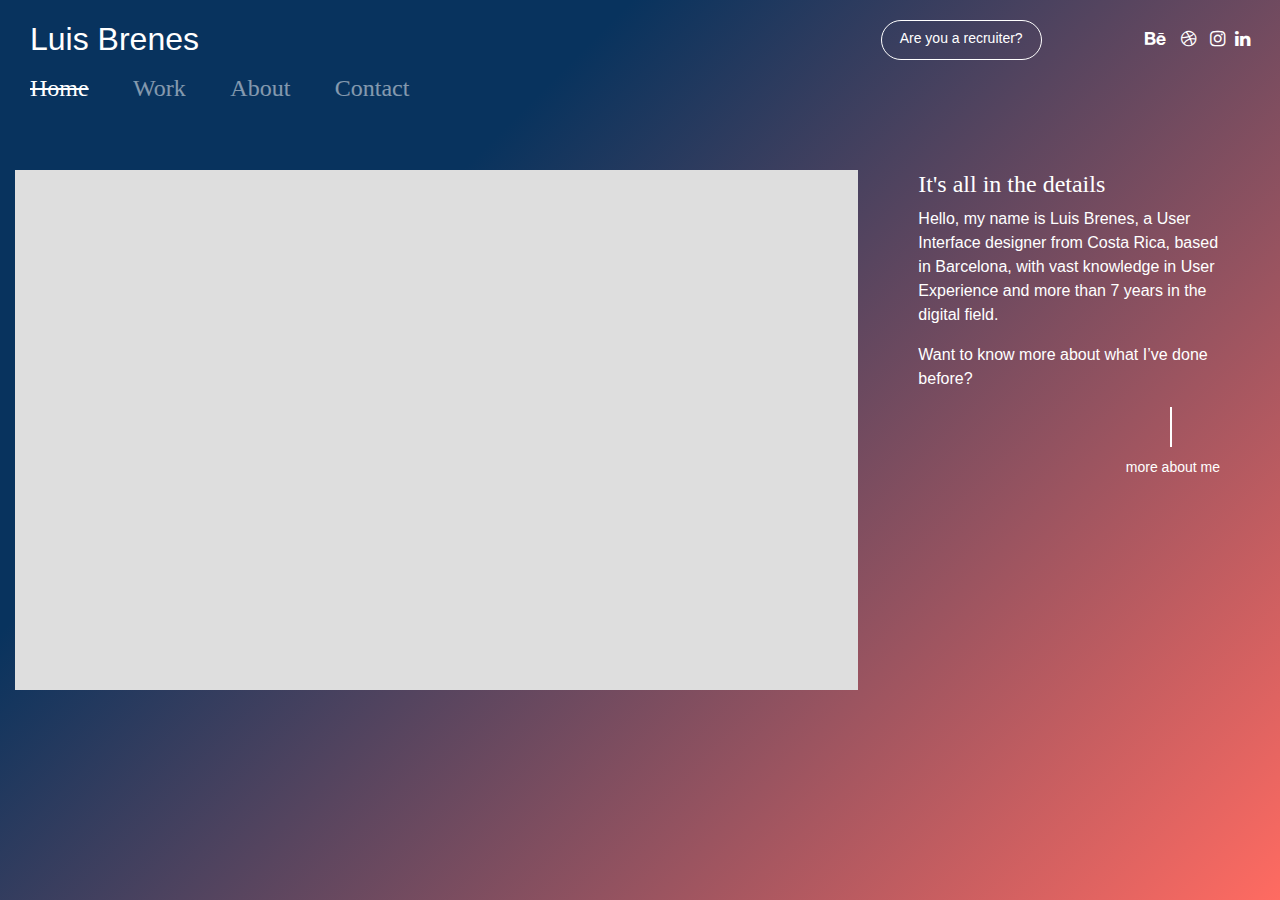
<file: index.html>
<html lang="en">

<head>

    <meta charset="utf-8">
    <meta http-equiv="X-UA-Compatible" content="IE=edge">
    <meta name="viewport" content="width=device-width, initial-scale=1">
    <meta name="description" content="">
    <meta name="author" content="">
    <meta charset="utf-8">

    <title>Luis Brenes UX/UI Designer</title>

    <link rel="stylesheet" href="css/bootstrap.min.css">
    <link rel="stylesheet" type="text/css" href="css/font-awesome.css">
    <link rel="stylesheet" href="css/font-awesome.min.css">
    <link rel="stylesheet" href="css/styles.css">

    <script src="js/modernizr.js"></script> <!-- NAV JS -->
    <script src="js/bootstrap.min.js"></script>
    <!-- <script src="js/scrollreveal.min.js"></script> -->

</head>

<body>
<div class="container-fluid">
<!-- <div  class="main-container"> -->

    <header>
        <div  class="row">
            <div class="col-md-8 col-lg-8 col-xl-8">
                <h1 class="logo">Luis Brenes</h1>
            </div>
            <div class="col-md-2 col-lg-2 col-xl-2">
                <a class="recruiter-cta float-right" href="">Are you a recruiter?</a>
            </div> 
            <div class="col-md-2 col-lg-2 col-xl-2">
                <ul class="float-right">    
                    <li><a href="#"><i class="icon-nav fa fa-behance" aria-hidden="true"></i></a></li>
                    <li><a href="#"><i class="icon-nav fa fa-dribbble" aria-hidden="true"></i></a></li>
                    <li><a href="#"><i class="icon-nav fa fa-instagram" aria-hidden="true"></i></li>
                    <li><a href="#"><i class="icon-nav fa fa-linkedin" aria-hidden="true"></i></a></li>
                </ul> 
            </div>          
        </div>
        <div class="row">
            <div class="col-lg-8">
                <nav>
                    <ul>    
                        <li><a class="nav-link active" href="index.html">Home</a></li>
                        <li><a class="nav-link inactive" href="work.html">Work</a></li>
                        <li><a class="nav-link inactive" href="#">About</a></li>
                        <li><a class="nav-link inactive" href="#">Contact</a></li>
                    </ul>   
                </nav>
                
            </div>
        </div>
    </header>
<!-- </div> -->

<div class="home-slide">
    <div class="row">
        <div class="main-left col-lg-8"></div>
        <div class="main-right col-lg-4">
            <h2>It's all in the details</h2>
            <p>Hello, my name is Luis Brenes, a User Interface designer from Costa Rica, based in Barcelona, with vast knowledge in User Experience and more than 7 years in the digital field.</p>
            <p>Want to know more about what I’ve done before?</p>
            <div class="float-right vertical-line"></div>
            <a class="float-right clear-both" href="">more about me</a>
        </div>
    </div>
</div>
</div>
</body>

</html>
</file>
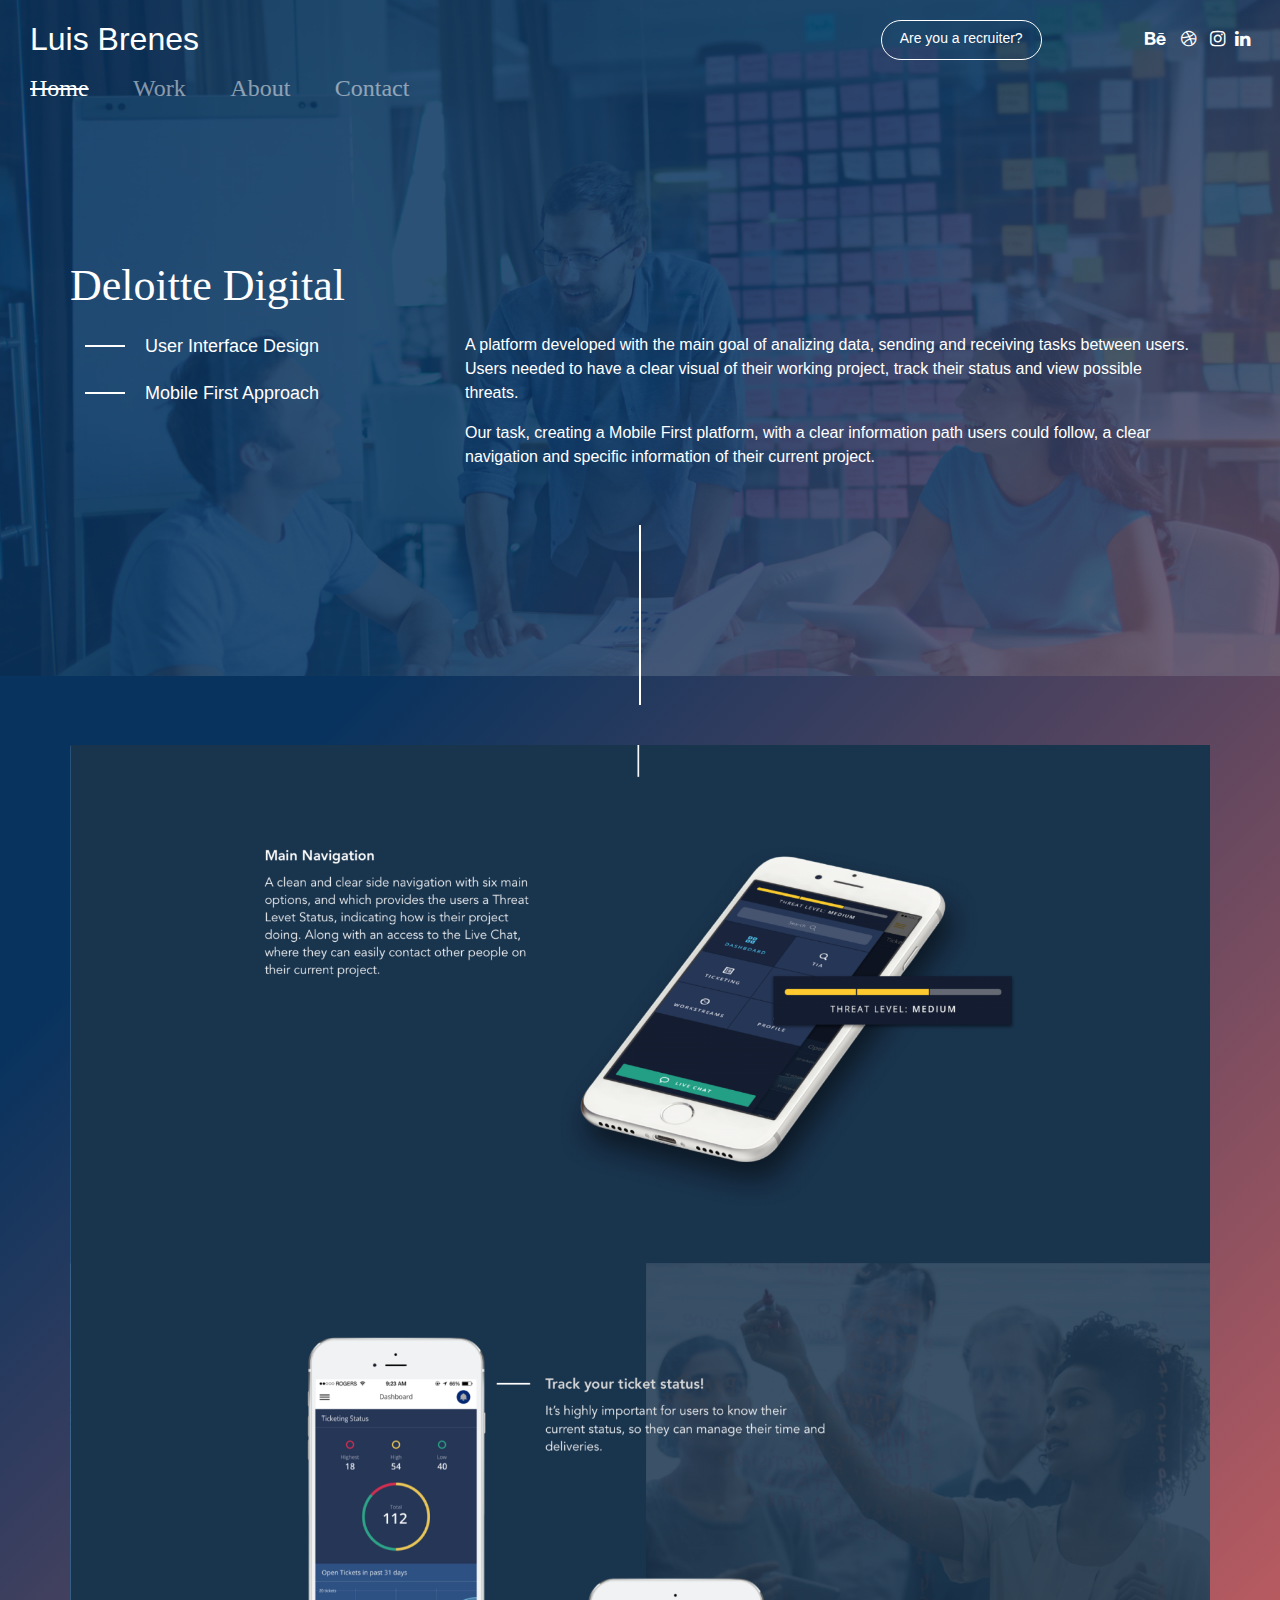
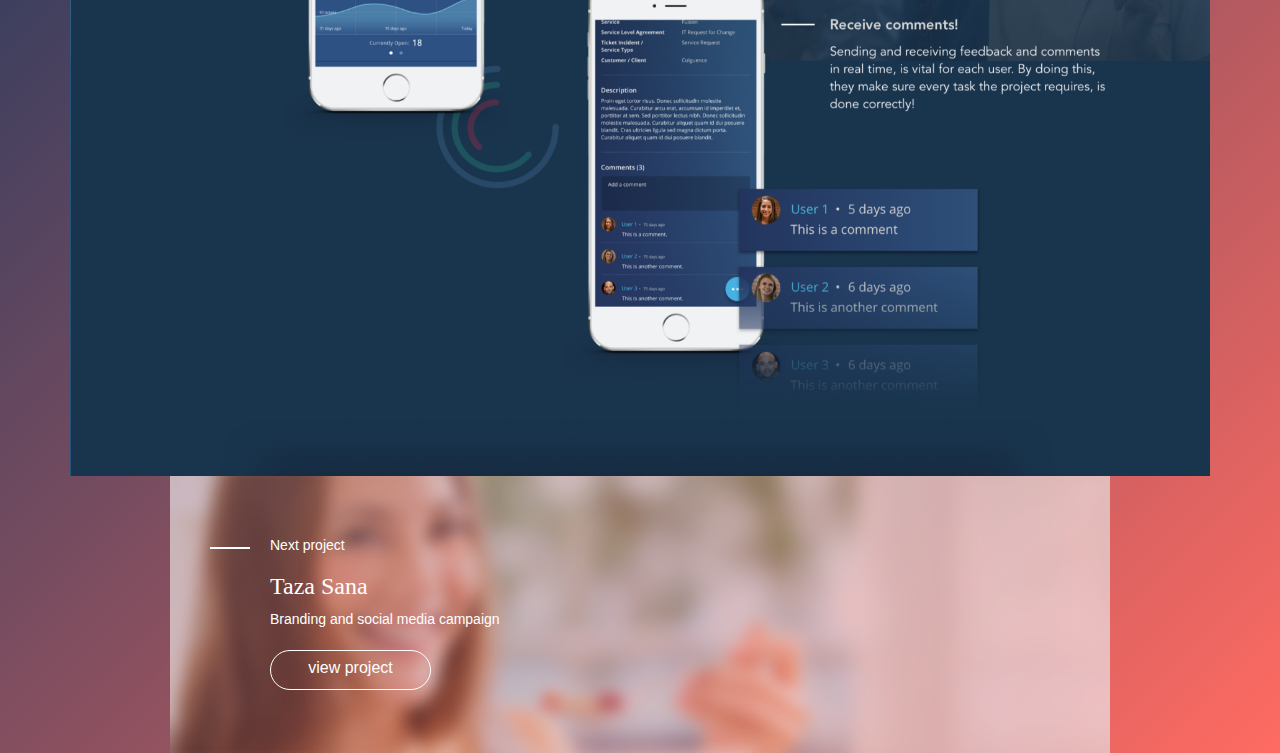
<file: work-deloitte.html>
<html lang="en">

<head>

    <meta charset="utf-8">
    <meta http-equiv="X-UA-Compatible" content="IE=edge">
    <meta name="viewport" content="width=device-width, initial-scale=1">
    <meta name="description" content="">
    <meta name="author" content="">
    <meta charset="utf-8">

    <title>My Work - Luis Brenes UX/UI Designer</title>

    <link rel="stylesheet" href="css/bootstrap.min.css">
    <link rel="stylesheet" type="text/css" href="css/font-awesome.css">
    <link rel="stylesheet" href="css/font-awesome.min.css">
    <link rel="stylesheet" href="css/styles.css">

    <script src="js/modernizr.js"></script> <!-- NAV JS -->
    <script src="js/bootstrap.min.js"></script>
    <!-- <script src="js/scrollreveal.min.js"></script> -->

</head>

<body>
<div class="container-fluid hero-deloitte">
    <!-- <div  class="main-container"> -->
        <header>
            <div  class="row">
                <div class="col-md-8 col-lg-8 col-xl-8">
                    <h1 class="logo">Luis Brenes</h1>
                </div>
                <div class="col-md-2 col-lg-2 col-xl-2">
                    <a class="recruiter-cta float-right" href="">Are you a recruiter?</a>
                </div> 
                <div class="col-md-2 col-lg-2 col-xl-2">
                    <ul class="float-right">    
                        <li><a href="#"><i class="icon-nav fa fa-behance" aria-hidden="true"></i></a></li>
                        <li><a href="#"><i class="icon-nav fa fa-dribbble" aria-hidden="true"></i></a></li>
                        <li><a href="#"><i class="icon-nav fa fa-instagram" aria-hidden="true"></i></li>
                        <li><a href="#"><i class="icon-nav fa fa-linkedin" aria-hidden="true"></i></a></li>
                    </ul> 
                </div>          
            </div>
            <div class="row">
                <div class="col-lg-8">
                    <nav>
                        <ul>    
                            <li><a class="nav-link active" href="index.html">Home</a></li>
                            <li><a class="nav-link inactive" href="work.html">Work</a></li>
                            <li><a class="nav-link inactive" href="#">About</a></li>
                            <li><a class="nav-link inactive" href="#">Contact</a></li>
                        </ul>   
                    </nav>
                    
                </div>
            </div>
    </header>

    <div class="container">
        <div class="row">
            <div class=".col-md-6 .col-md-offset-3">
                <h3>Deloitte Digital</h3>
            </div>
        </div>

        <div class="row">
            <div class="col-lg-4">
                <ul>
                    <li class="li-project">User Interface Design</li>
                    <li class="li-project">Mobile First Approach</li>
                </ul>
            </div>
            <div class="col-lg-8">
                <p>A platform developed with the main goal of analizing data, sending and receiving tasks between users. Users needed to have a clear visual of their working project, track their status and view possible threats.</p>
                <p>Our task, creating a Mobile First platform, with a clear information path users could follow, a clear navigation and specific information of their current project.</p>
            </div>
        </div>

        <div class="row">
            <div class="vertical-line-project"></div>
        </div>

        <img class="img-fluid" alt="Deloitte-project" src="images/deloitte-1.png">

        <div class="row">
            <div class="col-lg-12">
                <a class="next-project next-project-1" href="work-tazasana.html">
                    <p class="next-project-tag">Next project</p>
                    <h2 class="margin-left">Taza Sana</h2>
                    <p class="h2-subcopy margin-left">Branding and social media campaign</p>
                    <p class="recruiter-cta margin-left" href="work-tazasana">view project</p>
                </a>
            </div>
        </div>
    </div>
        
    <!-- </div> -->
</div>
</body>

</html>
</file>
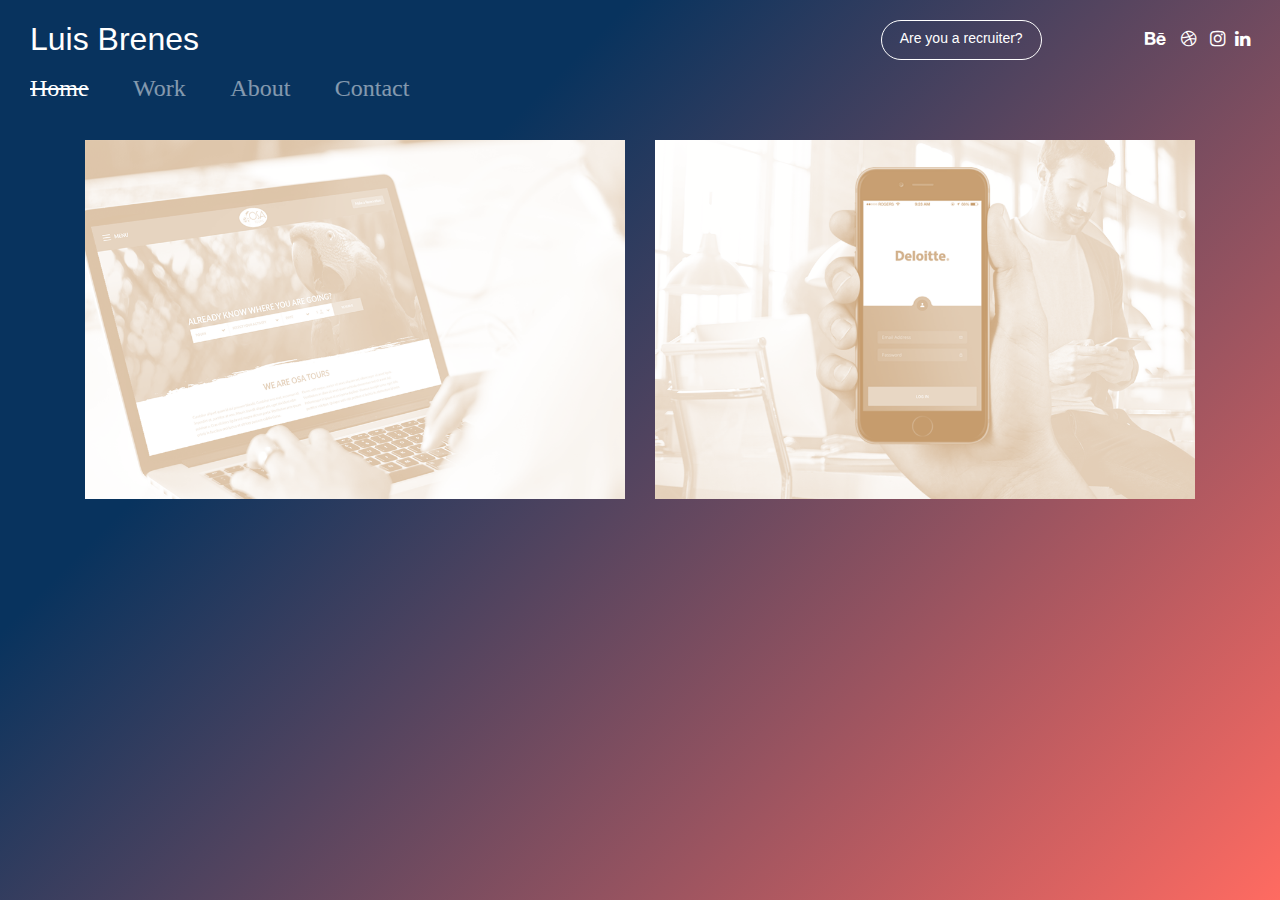
<file: work.html>
<html lang="en">

<head>

    <meta charset="utf-8">
    <meta http-equiv="X-UA-Compatible" content="IE=edge">
    <meta name="viewport" content="width=device-width, initial-scale=1">
    <meta name="description" content="">
    <meta name="author" content="">
    <meta charset="utf-8">

    <title>My Work - Luis Brenes UX/UI Designer</title>

    <link rel="stylesheet" href="css/bootstrap.min.css">
    <link rel="stylesheet" type="text/css" href="css/font-awesome.css">
    <link rel="stylesheet" href="css/font-awesome.min.css">
    <link rel="stylesheet" href="css/styles.css">

    <script src="js/modernizr.js"></script> <!-- NAV JS -->
    <script src="js/bootstrap.min.js"></script>
    <!-- <script src="js/scrollreveal.min.js"></script> -->

</head>

<body>

<div  class="container-fluid">
    <header>
        <div  class="row">
            <div class="col-md-8 col-lg-8 col-xl-8">
                <h1 class="logo">Luis Brenes</h1>
            </div>
            <div class="col-md-2 col-lg-2 col-xl-2">
                <a class="recruiter-cta float-right" href="">Are you a recruiter?</a>
            </div> 
            <div class="col-md-2 col-lg-2 col-xl-2">
                <ul class="float-right">    
                    <li><a href="#"><i class="icon-nav fa fa-behance" aria-hidden="true"></i></a></li>
                    <li><a href="#"><i class="icon-nav fa fa-dribbble" aria-hidden="true"></i></a></li>
                    <li><a href="#"><i class="icon-nav fa fa-instagram" aria-hidden="true"></i></li>
                    <li><a href="#"><i class="icon-nav fa fa-linkedin" aria-hidden="true"></i></a></li>
                </ul> 
            </div>          
        </div>
        <div class="row">
            <div class="col-lg-8">
                <nav>
                    <ul>    
                        <li><a class="nav-link active" href="index.html">Home</a></li>
                        <li><a class="nav-link inactive" href="work.html">Work</a></li>
                        <li><a class="nav-link inactive" href="#">About</a></li>
                        <li><a class="nav-link inactive" href="#">Contact</a></li>
                    </ul>   
                </nav>
                
            </div>
        </div>
    </header>

<div class="container">
    <div class="row img-project">
        <div class="col-md-6">
            <a href="work-deloitte.html">
                <img class="img-fluid" src="images/project2.png" alt="">
            </a>
            
        </div>
        <div class="col-md-6">
            <a href="work-UCP.html">
                <img class="img-fluid" src="images/project1.png" alt="">
            </a>
        </div>
    </div>
</div>
</div>

</body>

</html>
</file>
<file: css/styles.css>
body{
	background: rgba(8,51,94,1);
	background: -moz-linear-gradient(-45deg, rgba(8,51,94,1) 29%, rgba(231,101,97,1) 93%, rgba(255,107,97,1) 100%);
	background: -webkit-gradient(left top, right bottom, color-stop(29%, rgba(8,51,94,1)), color-stop(93%, rgba(231,101,97,1)), color-stop(100%, rgba(255,107,97,1)));
	background: -webkit-linear-gradient(-45deg, rgba(8,51,94,1) 29%, rgba(231,101,97,1) 93%, rgba(255,107,97,1) 100%);
	background: -o-linear-gradient(-45deg, rgba(8,51,94,1) 29%, rgba(231,101,97,1) 93%, rgba(255,107,97,1) 100%);
	background: -ms-linear-gradient(-45deg, rgba(8,51,94,1) 29%, rgba(231,101,97,1) 93%, rgba(255,107,97,1) 100%);
	background: linear-gradient(135deg, rgba(8,51,94,1) 29%, rgba(231,101,97,1) 93%, rgba(255,107,97,1) 100%);
	filter: progid:DXImageTransform.Microsoft.gradient( startColorstr='#08335e', endColorstr='#ff6b61', GradientType=1 );
	color: #ffffff;	
	overflow-x: hidden; 
}

p{
	font-size: 16px;
}

@font-face {
    font-family: 'playfair_displayregular';
    src: url('playfairdisplay-regular-webfont.woff2') format('woff2'),
         url('playfairdisplay-regular-webfont.woff') format('woff');
    font-weight: normal;
    font-style: normal;

}

header{
	width: 100%;
	height: 140px;
	top: 0;
	padding-top: 20px;
	margin: 0;
}

.main-container{
	max-width: 1140px;
	margin: 0 auto;
	background-image: url('images/hero-deloitte.png');
}

.home-slide{
	position: absolute;
	top: 170px;
}

h1{
	font-size: 32px;
	margin-bottom: 12px;
}

h2{
	font-family: 'playfairdisplay-regular';
	font-size: 24px;
}

h3{
	font-family: 'playfairdisplay-regular';
	font-size: 44px;
	margin-top: 120px;
	margin-bottom: 20px;
}

h4{
	font-family: 'playfairdisplay-regular';
	font-size: 28px;
	margin-top: 120px;
	margin-bottom: 20px;
}

.main-left{
	height: 520px;
	background-color: #dedede;
}

.main-right{
	padding: 0px 60px
}

nav ul{
	margin: 0;
}

ul{
	margin: 0;
	padding: 0;
}

header li, header a{
	display: inline-block;
	text-decoration: none;	
}

.active{
	text-decoration: line-through;
}

.inactive{
	opacity: 0.5;
}

.nav-link{
	font-family: 'playfairdisplay-regular';
	font-size: 24px;
	margin-right: 40px;
	padding: 0;
}

a{
	color: #ffffff;
	font-size: 14px;
}

a:hover{
	color: #ffffff;
}

.icon-nav{
	font-size: 18px;
	margin-left: 10px;
	padding-top: 10px;
}


.recruiter-cta{
	width: 161px;
	height: 40px;
	border: 1px solid #ffffff;
	border-radius: 22px;
	text-align: center;
	line-height: 34px;
}

.vertical-line{
	width: 2px;
	height: 40px;
	background-color: #ffffff;
	margin: 0px 48px 10;
}

.horizontal-line{
	width: 20px;
	height: 2px;
	background-color: #ffffff;
	margin: 20px 48px;
}

.vertical-line-project{
	width: 2px;
	height: 180px;
	background-color: #ffffff;
	margin: 40px auto;
}

.li-project{
	font-size: 18px;
	list-style: none;
	margin-bottom: 20px;
}

.h2-subcopy{
	font-size: 14px;
	list-style: none;
	margin-bottom: 20px;
}

.next-project-tag{
	font-size: 14px;
}


.li-project:before, .next-project-tag:before{
	content: "";
	display: block;
	height: 2px;
	width: 40px;
	background-image: url(../images/li-image.png);
	background-repeat: no-repeat;
	left: 0px;
	top: 0px;
	float: left;
    margin-top: 12px;
    margin-right: 20px;
}

.hero-deloitte{
	background-image: url(../images/hero-deloitte.png);
	background-repeat: no-repeat;
	background-size: 100%;
}

.clear-both{
	clear: both;
}

.next-project{
	background-repeat: no-repeat;
	background-size: 100%;
	background-position: 0;
	height: 277px;
	width: 940px;
	display: block;
    margin: 0 auto;
    padding: 59px 0 0 40px;
}

.next-project:hover{
	text-decoration: none;
}

.next-project-1{
	background-image: url(../images/next-project-1.png);
}

.margin-left{
	margin-left: 60px;
} 

.relative{
	position: relative;
}

/*Bootstrap styles*/

.row{
	margin: 0;
}

.img-project{
	margin-bottom: 60px;
}


.container{
	padding: 0;
}
</file>
